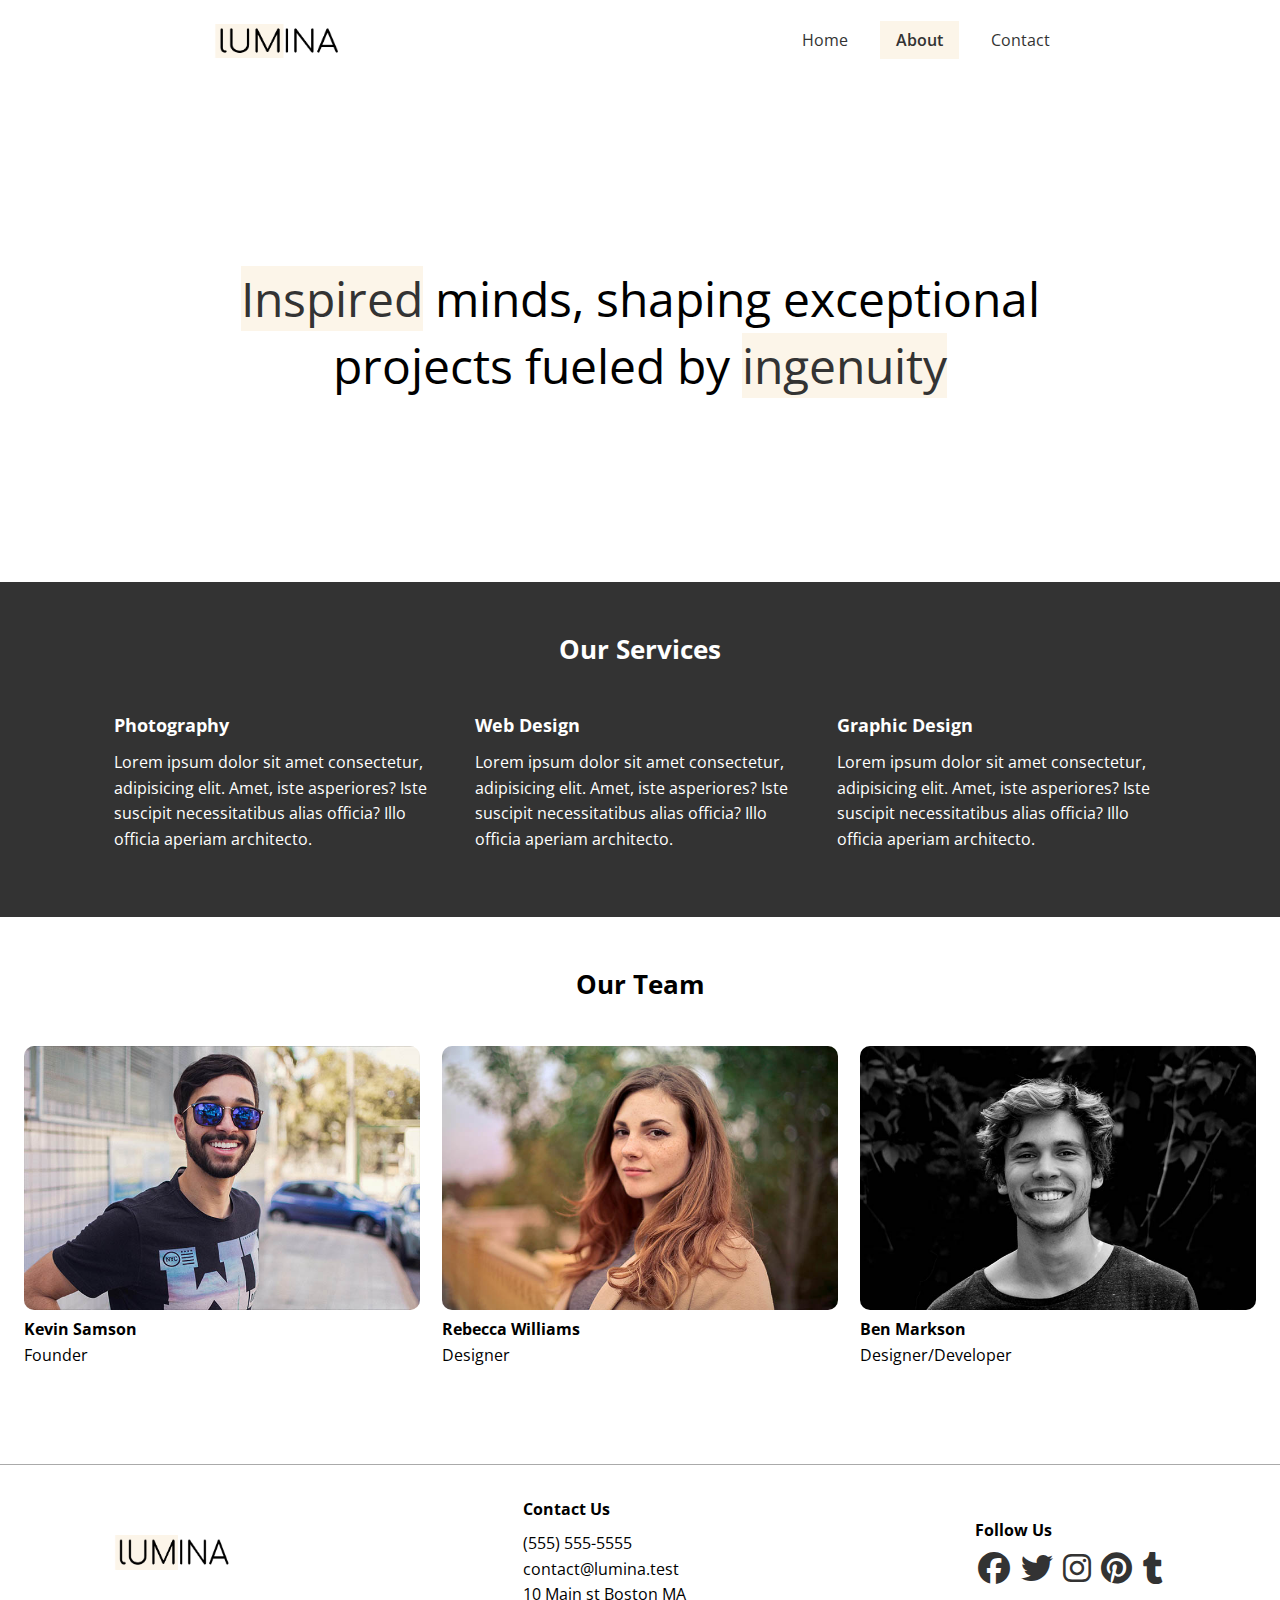
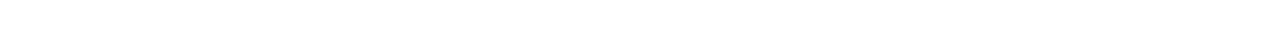
<file: about.html>
<!DOCTYPE html>
<html lang="en">
  <head>
    <meta charset="UTF-8" />
    <meta name="viewport" content="width=device-width, initial-scale=1.0" />
    <link rel="preconnect" href="https://fonts.googleapis.com" />
    <link rel="preconnect" href="https://fonts.gstatic.com" crossorigin />
    <link
      href="https://fonts.googleapis.com/css2?family=Open+Sans:ital,wght@0,300..800;1,300..800&display=swap"
      rel="stylesheet"
    />
    <link
      rel="stylesheet"
      href="https://cdnjs.cloudflare.com/ajax/libs/font-awesome/6.7.2/css/all.min.css"
      integrity="sha512-Evv84Mr4kqVGRNSgIGL/F/aIDqQb7xQ2vcrdIwxfjThSH8CSR7PBEakCr51Ck+w+/U6swU2Im1vVX0SVk9ABhg=="
      crossorigin="anonymous"
      referrerpolicy="no-referrer"
    />
    <link rel="stylesheet" href="css/styles.css" />
    <link rel="icon" href="images/favicon.ico" />
    <title>About Lumina Creative</title>
  </head>
  <body>
    <header class="header">
      <div class="container container-sm header-flex">
        <img src="images/logo.png" alt="Lumina Creative" class="logo" />
        <nav>
          <ul class="main-menu">
            <li><a href="/">Home</a></li>
            <li><a class="current" href="about.html">About</a></li>
            <li><a href="contact.html">Contact</a></li>
          </ul>
        </nav>
      </div>
    </header>

    <section class="hero">
      <div class="container container-sm">
        <h2>
          <span class="bg-primary">Inspired</span> minds, shaping exceptional
          projects fueled by <span class="bg-primary">ingenuity</span>
        </h2>
      </div>
    </section>

    <section class="services bg-dark">
      <div class="container">
        <h2 class="section-heading">Our Services</h2>
        <div class="services-flex">
          <div class="service-item">
            <h4>Photography</h4>
            <p>
              Lorem ipsum dolor sit amet consectetur, adipisicing elit. Amet,
              iste asperiores? Iste suscipit necessitatibus alias officia? Illo
              officia aperiam architecto.
            </p>
          </div>
          <div class="service-item">
            <h4>Web Design</h4>
            <p>
              Lorem ipsum dolor sit amet consectetur, adipisicing elit. Amet,
              iste asperiores? Iste suscipit necessitatibus alias officia? Illo
              officia aperiam architecto.
            </p>
          </div>
          <div class="service-item">
            <h4>Graphic Design</h4>
            <p>
              Lorem ipsum dolor sit amet consectetur, adipisicing elit. Amet,
              iste asperiores? Iste suscipit necessitatibus alias officia? Illo
              officia aperiam architecto.
            </p>
          </div>
        </div>
      </div>
    </section>

    <section class="team">
      <div class="container container-lg">
        <h2 class="section-heading">Our Team</h2>
        <div class="team-flex">
          <div class="team-item">
            <img src="images/team1.jpg" alt="Team Member" />
            <h4>Kevin Samson</h4>
            <p>Founder</p>
          </div>
          <div class="team-item">
            <img src="images/team2.jpg" alt="Team Member" />
            <h4>Rebecca Williams</h4>
            <p>Designer</p>
          </div>
          <div class="team-item">
            <img src="images/team3.jpg" alt="Team Member" />
            <h4>Ben Markson</h4>
            <p>Designer/Developer</p>
          </div>
        </div>
      </div>
    </section>

    <footer class="footer">
      <div class="container footer-flex">
        <img src="images/logo.png" alt="Lumina Creative" />

        <div>
          <h4>Contact Us</h4>
          <ul>
            <li>(555) 555-5555</li>
            <li>contact@lumina.test</li>
            <li>10 Main st Boston MA</li>
          </ul>
        </div>

        <div>
          <h4>Follow Us</h4>
          <a href="#"><i class="fab fa-facebook fa-2x"></i></a>
          <a href="#"><i class="fab fa-twitter fa-2x"></i></a>
          <a href="#"><i class="fab fa-instagram fa-2x"></i></a>
          <a href="#"><i class="fab fa-pinterest fa-2x"></i></a>
          <a href="#"><i class="fab fa-tumblr fa-2x"></i></a>
        </div>
      </div>
    </footer>
  </body>
</html>
</file>
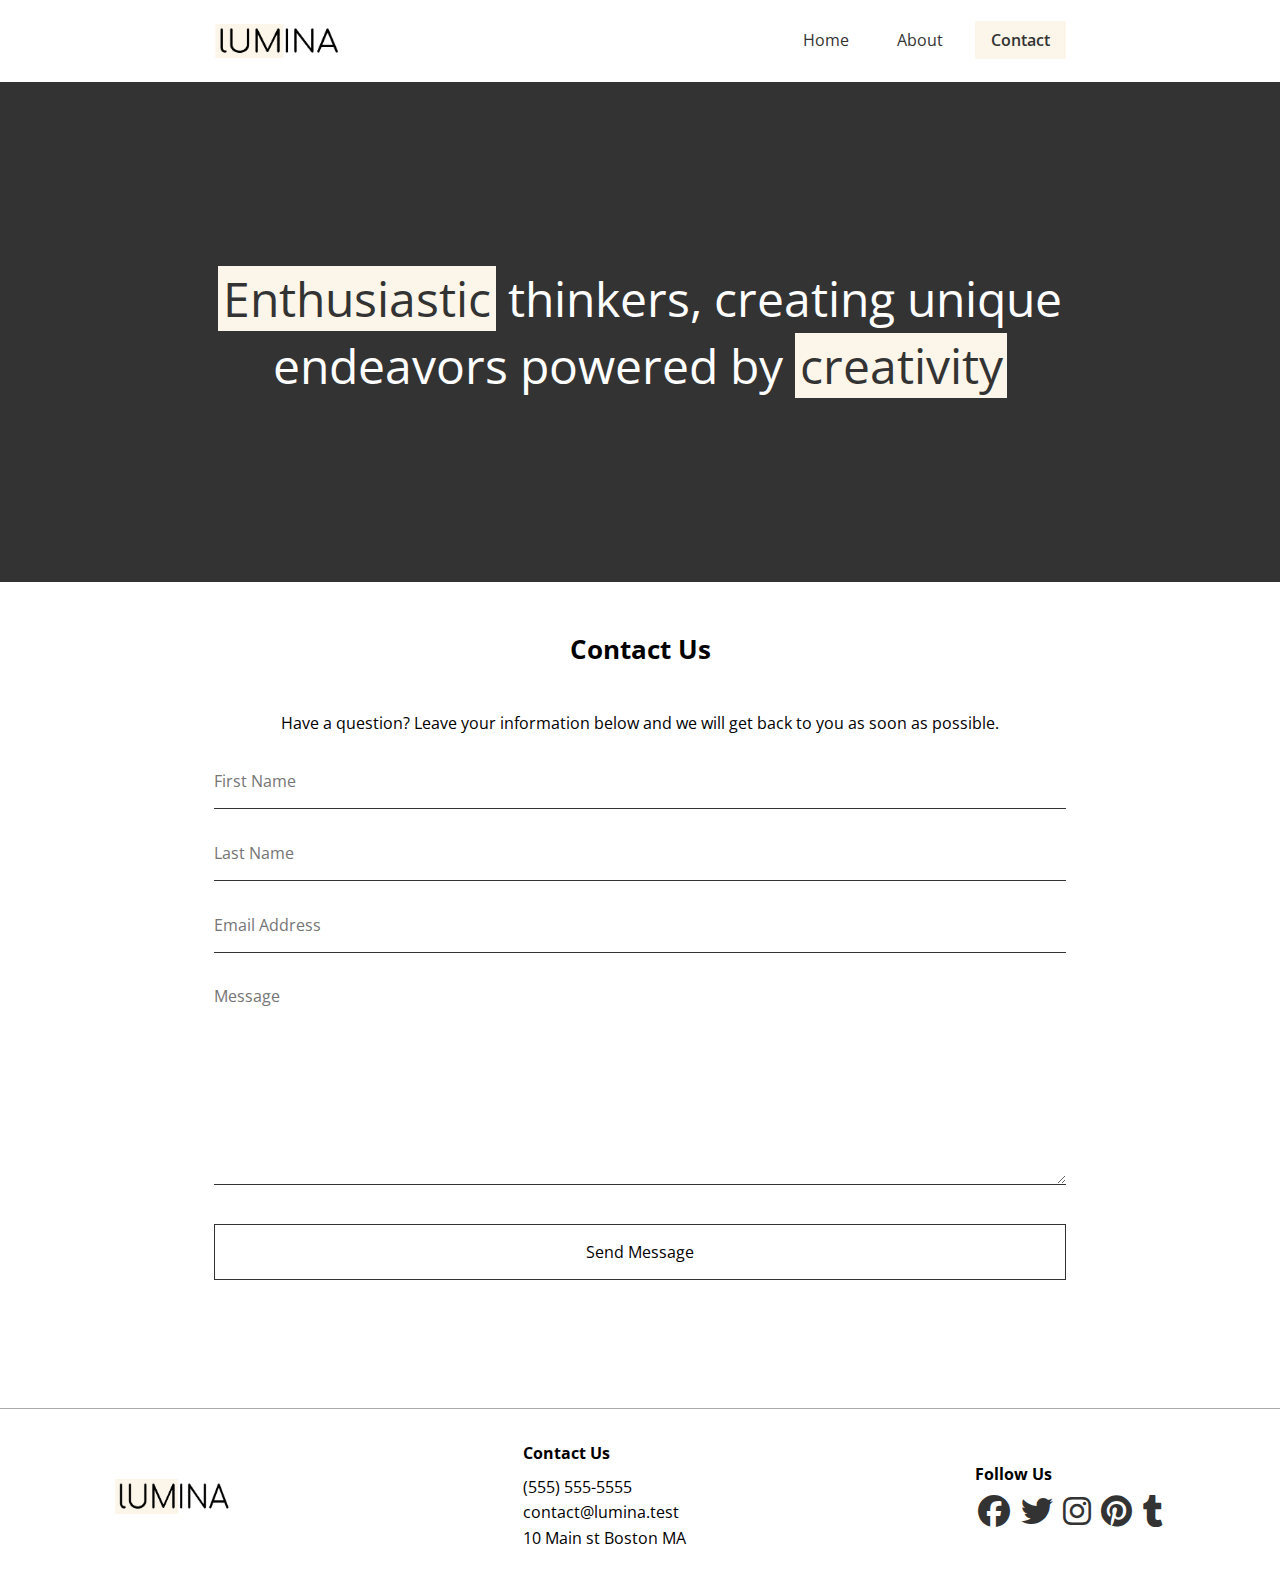
<file: contact.html>
<!DOCTYPE html>
<html lang="en">
  <head>
    <meta charset="UTF-8" />
    <meta name="viewport" content="width=device-width, initial-scale=1.0" />
    <link rel="preconnect" href="https://fonts.googleapis.com" />
    <link rel="preconnect" href="https://fonts.gstatic.com" crossorigin />
    <link
      href="https://fonts.googleapis.com/css2?family=Open+Sans:ital,wght@0,300..800;1,300..800&display=swap"
      rel="stylesheet"
    />
    <link
      rel="stylesheet"
      href="https://cdnjs.cloudflare.com/ajax/libs/font-awesome/6.7.2/css/all.min.css"
      integrity="sha512-Evv84Mr4kqVGRNSgIGL/F/aIDqQb7xQ2vcrdIwxfjThSH8CSR7PBEakCr51Ck+w+/U6swU2Im1vVX0SVk9ABhg=="
      crossorigin="anonymous"
      referrerpolicy="no-referrer"
    />
    <link rel="stylesheet" href="css/styles.css" />
    <link rel="icon" href="images/favicon.ico" />
    <title>Contact Lumina Creative</title>
  </head>
  <body>
    <header class="header">
      <div class="container container-sm header-flex">
        <img src="images/logo.png" alt="Lumina Creative" class="logo" />
        <nav>
          <ul class="main-menu">
            <li><a href="/">Home</a></li>
            <li><a href="about.html">About</a></li>
            <li><a class="current" href="contact.html">Contact</a></li>
          </ul>
        </nav>
      </div>
    </header>

    <section class="hero bg-dark">
      <div class="container container-sm">
        <h2>
          <span class="bg-primary">Enthusiastic</span> thinkers, creating unique
          endeavors powered by <span class="bg-primary">creativity</span>
        </h2>
      </div>
    </section>

    <section class="contact">
      <div class="container container-sm">
        <h2 class="section-heading">Contact Us</h2>
        <p>
          Have a question? Leave your information below and we will get back to
          you as soon as possible.
        </p>
        <form name="contact" netlify>
          <div class="form-group">
            <label for="first-name" class="visually-hidden">First Name</label>
            <input
              type="text"
              id="first-name"
              name="first-name"
              placeholder="First Name"
            />
          </div>
          <div class="form-group">
            <label for="last-name" class="visually-hidden">Last Name</label>
            <input
              type="text"
              id="last-name"
              name="last-name"
              placeholder="Last Name"
            />
          </div>
          <div class="form-group">
            <label for="email" class="visually-hidden">Email Address</label>
            <input
              type="email"
              id="email"
              name="email"
              placeholder="Email Address"
            />
          </div>
          <div class="form-group">
            <label for="message" class="visually-hidden">Message</label>
            <textarea
              id="message"
              name="message"
              placeholder="Message"
            ></textarea>
          </div>
          <div class="form-group">
            <button type="submit" class="btn">Send Message</button>
          </div>
        </form>
      </div>
    </section>

    <footer class="footer">
      <div class="container footer-flex">
        <img src="images/logo.png" alt="Lumina Creative" />

        <div>
          <h4>Contact Us</h4>
          <ul>
            <li>(555) 555-5555</li>
            <li>contact@lumina.test</li>
            <li>10 Main st Boston MA</li>
          </ul>
        </div>

        <div>
          <h4>Follow Us</h4>
          <a href="#"><i class="fab fa-facebook fa-2x"></i></a>
          <a href="#"><i class="fab fa-twitter fa-2x"></i></a>
          <a href="#"><i class="fab fa-instagram fa-2x"></i></a>
          <a href="#"><i class="fab fa-pinterest fa-2x"></i></a>
          <a href="#"><i class="fab fa-tumblr fa-2x"></i></a>
        </div>
      </div>
    </footer>
  </body>
</html>
</file>
<file: css/styles.css>
* {
  margin: 0;
  padding: 0;
  box-sizing: border-box;
}

:root {
  --primary-color: #fcf5e9;
  --dark-color: #333;
  --container-normal: 1100px;
  --container-wide: 1400px;
  --container-narrow: 900px;
}

body {
  font-family: "Open Sans", sans-serif;
  line-height: 1.6;
}

a {
  text-decoration: none;
  color: #333;
}

ul {
  list-style: none;
}

img {
  max-width: 100%;
}

/* Utility Classes */
.bg-primary {
  background: var(--primary-color);
  color: #333;
}

.bg-dark {
  background: var(--dark-color);
  color: #fff;
}

.bg-dark .bg-primary {
  padding: 0 0.3rem;
}

.btn {
  display: inline-block;
  padding: 1rem 2rem;
  border: 1px solid #333;
  background: transparent;
  font-family: inherit;
  font-size: inherit;
  cursor: pointer;
}

.btn:hover {
  background: #333;
  color: #fff;
}

.visually-hidden {
  clip: rect(0 0 0 0);
  clip-path: inset(50%);
  height: 1px;
  overflow: hidden;
  position: absolute;
  white-space: nowrap;
  width: 1px;
}

.section-heading {
  font-size: 1.6rem;
  text-align: center;
  margin-bottom: 40px;
}

/* Container */
.container {
  max-width: var(--container-normal);
  margin: 0 auto;
  padding: 0 1.5rem;
}

.container-lg {
  max-width: var(--contaienr-wide);
}

.container-sm {
  max-width: var(--container-narrow);
}

/* Header */
.header {
  margin: 1.5rem auto;
}

.header .logo {
  width: 130px;
}

.header .header-flex {
  display: flex;
  justify-content: space-between;
  align-items: center;
}

.header .main-menu {
  display: flex;
  gap: 1rem;
}

.header .main-menu a {
  padding: 0.5rem 1rem;
}

.header .main-menu a:hover {
  background: var(--primary-color);
}

.current {
  background: var(--primary-color);
  font-weight: 600;
}

/* Hero */
.hero {
  height: 500px;
  display: flex;
  justify-content: center;
  align-items: center;
  text-align: center;
}

.hero h2 {
  font-size: 3rem;
  line-height: 1.4;
  font-weight: normal;
}

/* Gallery */
.gallery-grid {
  display: grid;
  grid-template-columns: repeat(3, 1fr);
  gap: 20px;
}

.gallery-item {
  border-radius: 10px;
}

.gallery-item img {
  border-radius: 10px;
  width: 100%;
  height: 100%;
  object-fit: cover;
}

.gallery-item:hover {
  opacity: 0.9;
}

.gallery-item:nth-of-type(2) {
  grid-column: span 2;
}

.gallery-item:nth-of-type(7) {
  grid-column: span 2;
  grid-row: span 2;
}

/* Team */
.team {
  padding: 3rem 0 4rem;
}

.team-flex {
  display: flex;
  gap: 1.4rem;
}

.team img {
  border-radius: 10px;
}

/* Footer */
.footer {
  border-top: 1px solid #aaa;
  padding: 2rem 1.5rem;
  margin-top: 2rem;
}

.footer .footer-flex {
  display: flex;
  justify-content: space-between;
  align-items: center;
}

.footer img {
  width: 120px;
  height: 35px;
}

.footer h4 {
  font-size: 1rem;
  margin-bottom: 0.5rem;
}

.footer a {
  margin: 0.2rem;
}

/* Services */
.services {
  padding: 3rem 0 4rem;
}

.services-flex {
  display: flex;
  gap: 2rem;
}

.service-item h4 {
  font-size: 1.1rem;
  margin-bottom: 0.7rem;
}

/* Contact */
.contact {
  padding: 3rem 0 4rem;
}

.contact p {
  text-align: center;
  margin-bottom: 2rem;
}

.form-group {
  margin: 2rem 0;
}

.contact input,
.contact textarea {
  border: none;
  border-bottom: 1px #333 solid;
  width: 100%;
  font-family: inherit;
  font-size: inherit;
  padding-bottom: 1rem;
}

.contact textarea {
  height: 200px;
}

.contact input:focus,
.contact textarea:focus {
  outline: 0;
}

.contact button {
  width: 100%;
}

/* Media Queries */
@media (max-width: 768px) {
  .header .header-flex,
  .footer .footer-flex,
  .services .services-flex,
  .team,
  .team-flex {
    flex-direction: column;
    gap: 1.5rem;
  }

  .hero {
    height: 300px;
  }

  .hero h2 {
    font-size: 1.8rem;
  }

  .gallery-grid {
    grid-template-columns: repeat(2, 1fr);
  }

  .gallery-item:nth-of-type(1) {
    grid-column: span 2;
  }

  .gallery-item:nth-of-type(2) {
    grid-column: span 1;
  }

  .gallery-item:nth-of-type(7) {
    grid-column: span 1;
    grid-row: span 1;
  }

  .footer .footer-flex {
    text-align: center;
  }
}
</file>
